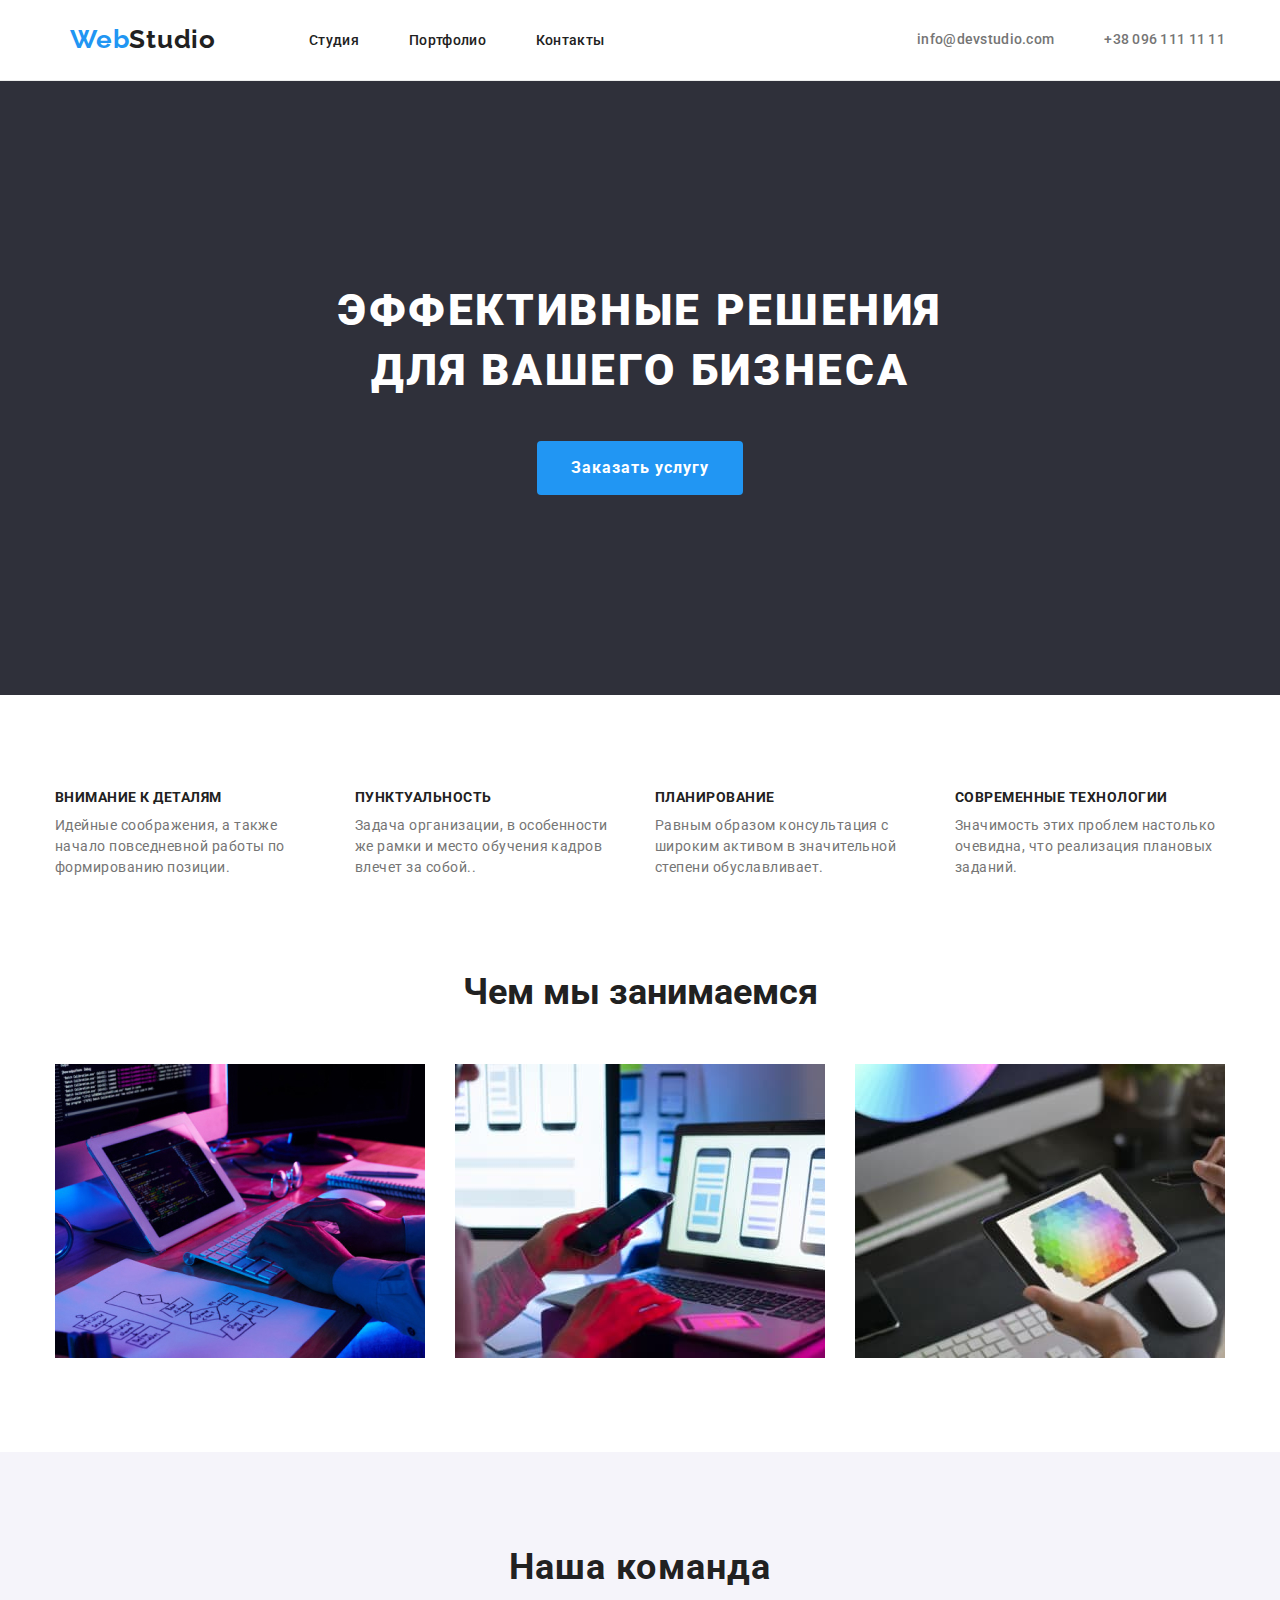
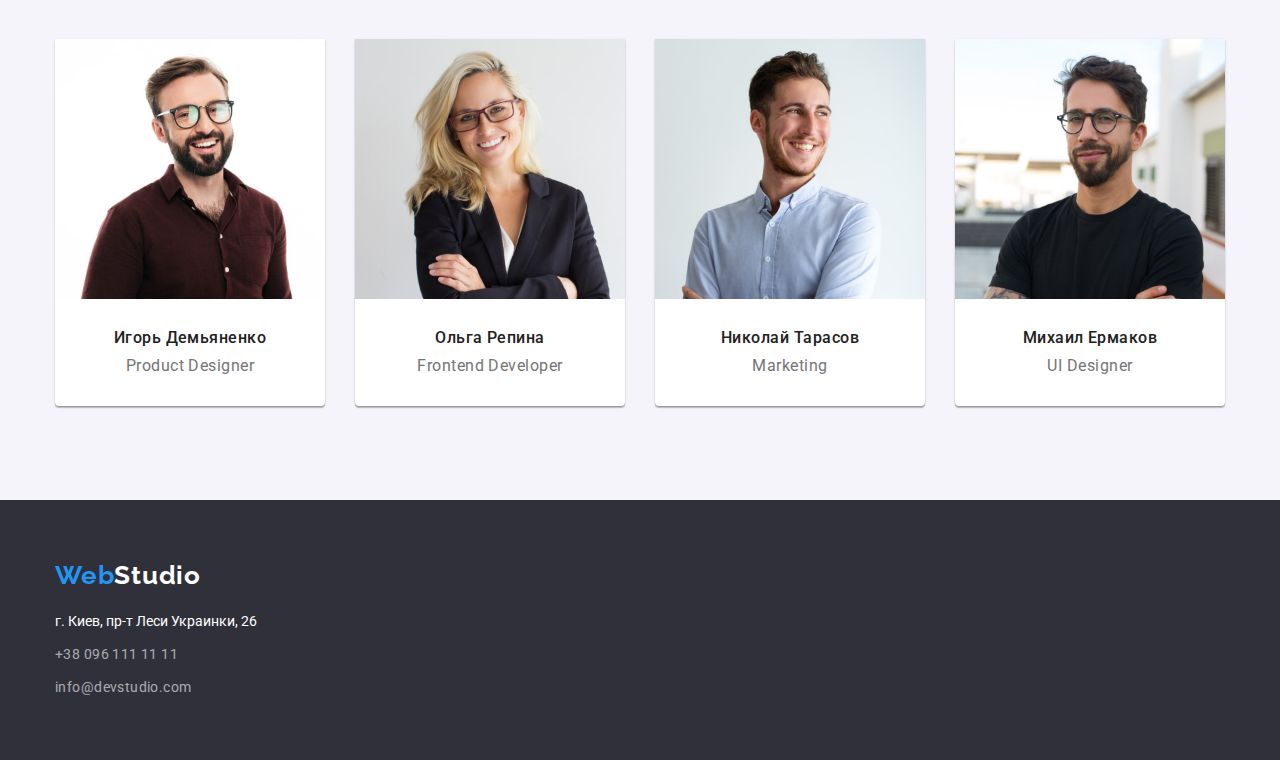
<file: index.html>
<!DOCTYPE html>
<html lang="ru">
  <head>
    <meta charset="UTF-8" />
    <meta http-equiv="X-UA-Compatible" content="IE=edge" />
    <meta name="viewport" content="width=device-width, initial-scale=1.0" />
    <title>goit-markup-hw-03</title>
    <link rel="preconnect" href="https://fonts.googleapis.com" />
    <link rel="preconnect" href="https://fonts.gstatic.com" crossorigin />
    <link
      href="https://fonts.googleapis.com/css2?family=Raleway:wght@700&family=Roboto:wght@400;500;700;900&display=swap"
      rel="stylesheet"
    />
    <link rel="stylesheet" href="https://cdnjs.cloudflare.com/ajax/libs/modern-normalize/1.1.0/modern-normalize.css" integrity="sha512-Y0MM+V6ymRKN2zStTqzQ227DWhhp4Mzdo6gnlRnuaNCbc+YN/ZH0sBCLTM4M0oSy9c9VKiCvd4Jk44aCLrNS5Q==" crossorigin="anonymous" referrerpolicy="no-referrer" />

    <link rel="stylesheet" href="styles/styles.css"/>
  </head>
  <body>
    <header class="header">
      <div class="container">
        <div class="container-nav-contacts">
      <a class="logo" href="/"> <span class="accent-logo"> Web</span>Studio </a>
        <nav>
        <ul class="nav list">
          <li class="nav-list"><a href="index.html">Cтудия</a></li>
          <li class="nav-list"><a href="portfolio.html">Портфолио</a></li>
          <li class="nav-list"><a href="">Контакты</a></li>
        </ul>
      </nav>
      <div class="contacts">
        <a class="email" href="info@devstudio.com">info@devstudio.com</a>
        <a class="phone-number" href="tel:+380961111111">+38 096 111 11 11</a>
      </div>
    </div>
    </div>
    </header>

    <main>
      <section class="hero">
        <div class="container">
        <h1 class="hero-heading">
          Эффективные решения<br />
          для вашего бизнеса
        </h1>
        <button class="hero-button" type="button"><a href=""></a>Заказать услугу</button>
       
      </section>

      <section class="advantages section">
        <div class="container">
          <ul class="advantages-list">
            <li>
              <h3 class="advantage-heading">Внимание к деталям</h3>
              <p class="advantage-paragraph">
                Идейные соображения, а также
                начало повседневной работы по
                формированию позиции.
              </p>
            </li>

            <li>
              <h3 class="advantage-heading">Пунктуальность</h3>
              <p class="advantage-paragraph">
                Задача организации, в 
                особенности же рамки и место обучения
                кадров влечет за собой..
              </p>
            </li>

            <li>
              <h3 class="advantage-heading">Планирование</h3>
              <p class="advantage-paragraph">
                Равным образом консультация с
                широким активом в значительной 
                степени обуславливает.
              </p>
            </li>

            <li>
              <h3 class="advantage-heading">Современные технологии</h3>
              <p class="advantage-paragraph">
                Значимость этих проблем настолько 
                очевидна, что реализация плановых
                заданий.
              </p>
            </li>
          </ul>
        </div>
      </section>

      <section class="examples-section">
        <div class="container">
          <h2 class="offers">Чем мы занимаемся</h2>
          <ul class="offers-container">
            <li>
              <img
                src="images/first-image.jpg"
                width="370"
                alt="Человек печатает на клавиатуре"
              />
            </li>
            <li>
              <img
                src="images/second-image.jpg"
                width="370"
                alt="Человек смотрит в телефон"
              />
            </li>
            <li>
              <img
                src="images/third-image.jpg"
                width="370"
                alt="Человек рисует на планшете"
              />
            </li>
          </ul>
        </div>
      </section>

      <section class="team section">
        <div class="container">
          <h2 class="team-heading">Наша команда</h2>
          <ul class="team-list">
            <li>
              <img class="team-mate-image"
                src="images/igor-img.jpg"
                alt="Мужчина в очках"
                width="270"
              />
              <div class="team-container">
              <h3 class="team-mate">Игорь Демьяненко</h3>
              <p class="team-position">Product Designer</p>
                </div>
            </li>

            <li>
              <img class="team-mate-image"
                src="images/olga-img.jpg"
                width="270"
                alt="Девушка в очках и костюме"
              />
              <div class="team-container">
              <h3 class="team-mate">Ольга Репина</h3>
              <p class="team-position">Frontend Developer</p>
            </li>

            <li>
              <img class="team-mate-image"
                src="images/nikolay-img.jpg"
                alt="Улыбающийся мужчина"
                width="270"
              />
              <div class="team-container">
              <h3 class="team-mate">Николай Тарасов</h3>
              <p class="team-position">Marketing</p>
              </div>
            </li>
            
            <li>
              <img class="team-mate-image"
                src="images/mikhail-img.jpg"
                alt="Мужчина в очках"
                width="270"
              />
              <div class="team-container">
              <h3 class="team-mate">Михаил Ермаков</h3>
              <p class="team-position">UI Designer</p>
              </div>
            </li>
          </ul>
        </div>
      </section>
    </main>
    <footer class="bottom">
      <div class="container">
        <a class="logo-footer" href="">
          <span class="accent-logo">Web</span>Studio</a
        >
        <address class="address-list">г. Киев, пр-т Леси Украинки, 26</address>
        <div class="contacts-footer">    
          <a class="phone" href="tel:+380961111111">+38 096 111 11 11</a>
          <a class="email-footer" href="info@devstudio.com">info@devstudio.com</a>
        </div>
      </div>
    </footer>
  </body>
</html>
</file>
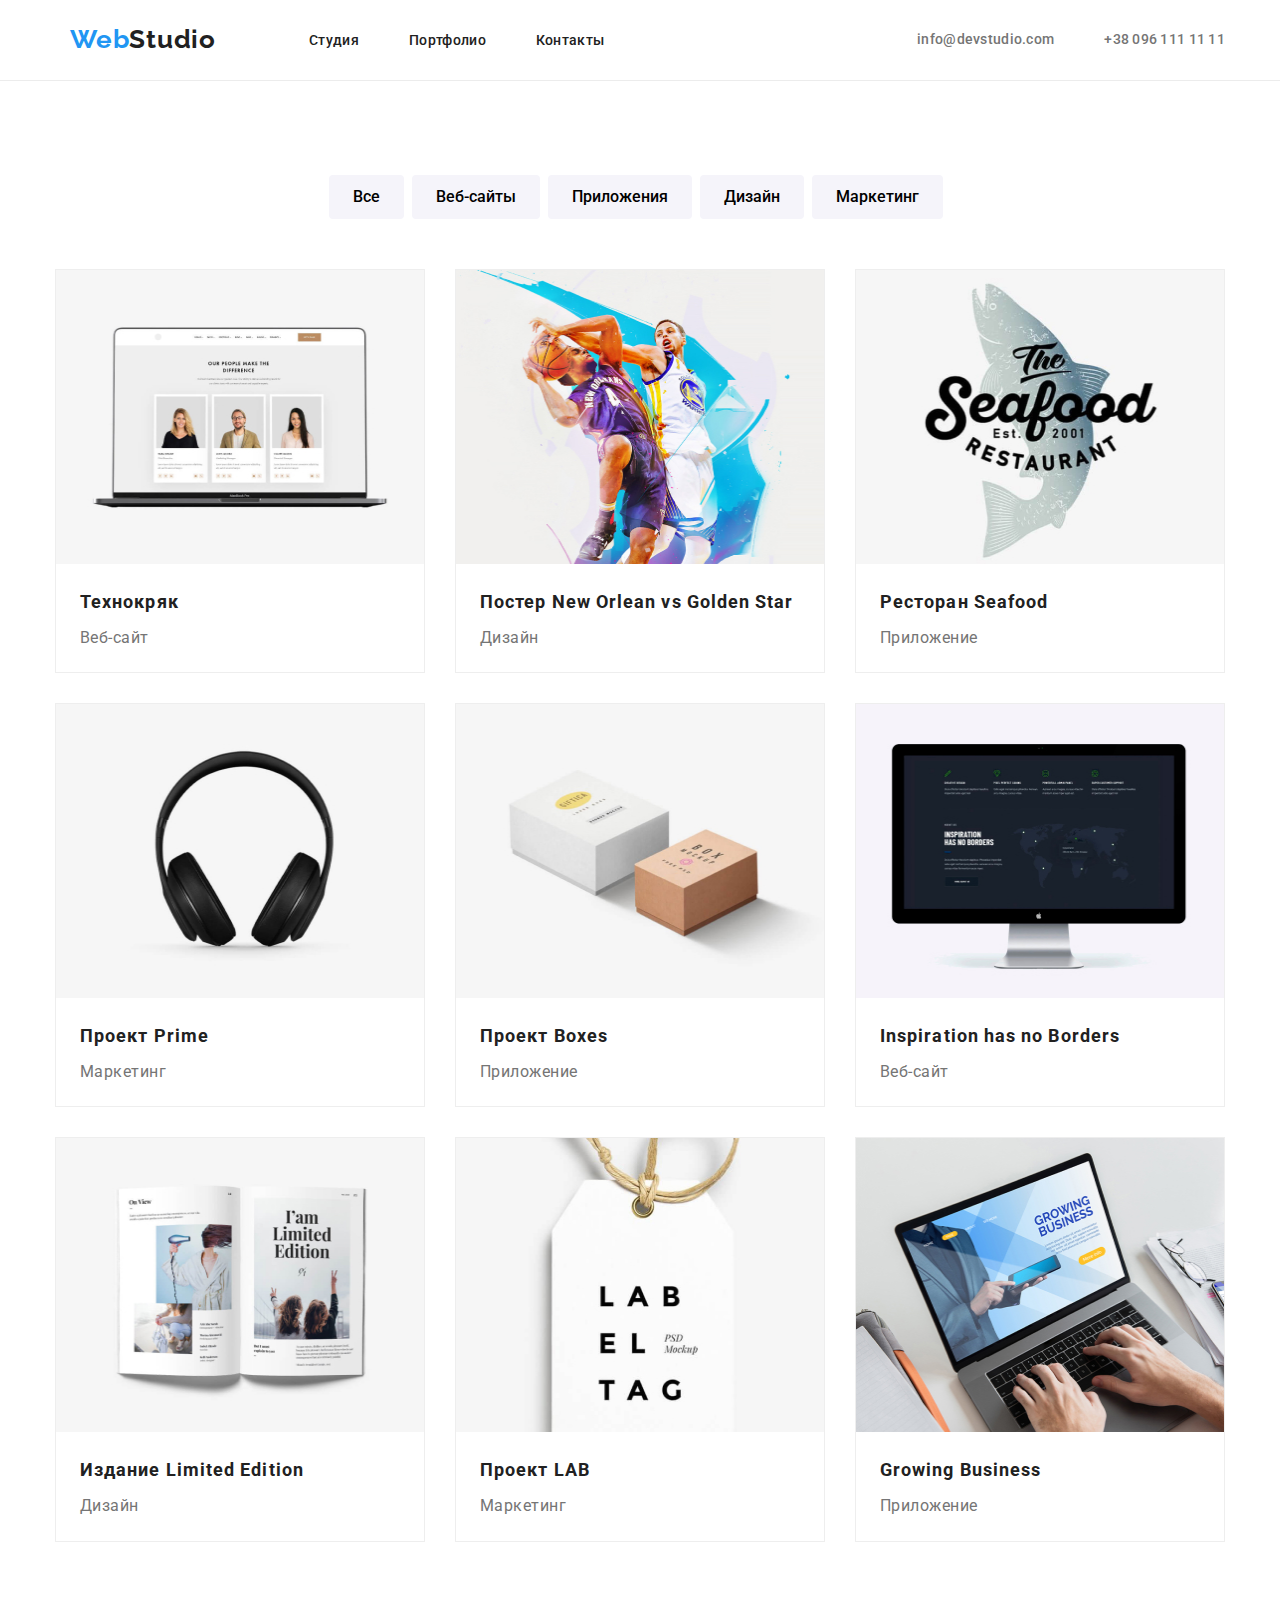
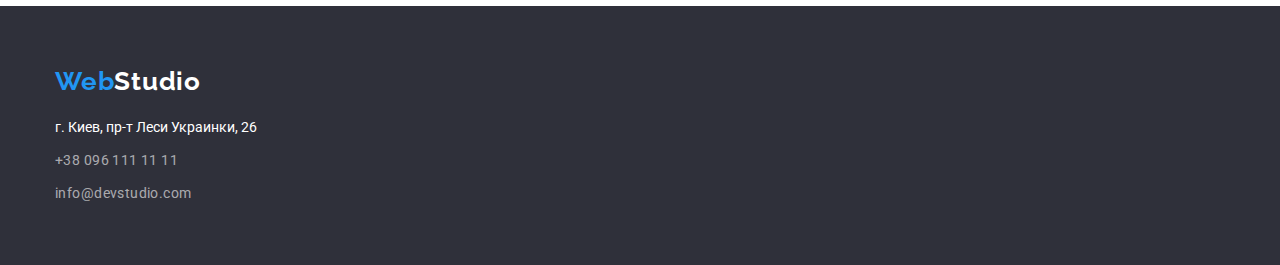
<file: portfolio.html>
<!DOCTYPE html>
<html lang="ru">
  <head>
    <meta charset="UTF-8" />
    <meta http-equiv="X-UA-Compatible" content="IE=edge" />
    <meta name="viewport" content="width=device-width, initial-scale=1.0" />
    <title>goit-markup-hw-03</title>
    <link rel="preconnect" href="https://fonts.googleapis.com" />
    <link rel="preconnect" href="https://fonts.gstatic.com" crossorigin />
    <link
      href="https://fonts.googleapis.com/css2?family=Raleway:wght@700&family=Roboto:wght@400;500;700;900&display=swap"
      rel="stylesheet"
    />
    <link rel="stylesheet" href="https://cdnjs.cloudflare.com/ajax/libs/modern-normalize/1.1.0/modern-normalize.css" integrity="sha512-Y0MM+V6ymRKN2zStTqzQ227DWhhp4Mzdo6gnlRnuaNCbc+YN/ZH0sBCLTM4M0oSy9c9VKiCvd4Jk44aCLrNS5Q==" crossorigin="anonymous" referrerpolicy="no-referrer" />

    <link rel="stylesheet" href="styles/styles.css"/>
  </head>
  <body>
    <header class="header">
      <div class="container">
        <div class="container-nav-contacts">
          <a class="logo" href="/">
            <span class="accent-logo"> Web</span>Studio
          </a>
          <nav>
            <ul class="nav list">
              <li class="nav-list"><a href="index.html">Cтудия</a></li>
              <li class="nav-list"><a href="portfolio.html">Портфолио</a></li>
              <li class="nav-list"><a href="">Контакты</a></li>
            </ul>
          </nav>

          <div class="contacts">
            <a class="email" href="info@devstudio.com">info@devstudio.com</a>
            <a class="phone-number" href="tel:+380961111111"
              >+38 096 111 11 11</a
            >
          </div>
        </div>
      </div>
    </header>
    <main>

      <section class="section">
        <div class="container">
        <ul class="buttons list">
          <li>
            <button class="nav-button" type="button">Все</button>
          </li>
          <li>
            <button class="nav-button" type="button">Веб-сайты</button>
          </li>
          <li>
            <button class="nav-button" type="button">Приложения</button>
          </li>
          <li>
            <button class="nav-button" type="button">Дизайн</button>
          </li>
          <li>
            <button class="nav-button" type="button">Маркетинг</button>
          </li>
        </div>
        </ul>

          <div class="container">
        <ul class="cards list">

          <li>
            <a class="card-link" href="">
              <img
                src="portfolio-images/pic-1.jpg"
                alt="Скриншот сайта на ноутбуке"
                width="370"
                height="294"
              />
              <div class="card-container">
              <h2 class="card-heading">Технокряк</h2>
              <p class="card-paragraph">Веб-сайт</p>
              </div>
            </a>
          </li>

          <li>
            <a class="card-link" href="">
              <img
                src="portfolio-images/pic-2.jpg"
                alt="Обложка с изображением баскетболистов"
                width="370"
                height="294"
              />
              <div class="card-container">
              <h2 class="card-heading">Постер New Orlean vs Golden Star</h2>
              <p class="card-paragraph">Дизайн</p>
              </div>
            </a>
          </li>

          <li>
            <a class="card-link" href="">
              <img
                src="portfolio-images/pic-3.jpg"
                alt="Эмблема рыбного ресторана"
                width="370"
                height="294"
              />
              <div class="card-container">
              <h2 class="card-heading">Ресторан Seafood</h2>
              <p class="card-paragraph">Приложение</p>
              </div>
            </a>
          </li>

          <li>
            <a class="card-link" href="">
              <img
                src="portfolio-images/pic-4.jpg"
                alt="Чёрные наушники"
                width="370"
                height="294"
              />
              <div class="card-container">
              <h2 class="card-heading">Проект Prime</h2>
              <p class="card-paragraph">Маркетинг</p>
              </div>
            </a>
          </li>

          <li>
            <a class="card-link" href="">
              <img
                src="portfolio-images/pic-5.jpg"
                alt="Изображение двух коробок"
                width="370"
                height="294"
              />
              <div class="card-container">
              <h2 class="card-heading">Проект Boxes</h2>
              <p class="card-paragraph">Приложение</p>
              </div>
            </a>
          </li>

          <li>
            <a class="card-link" href="">
              <img
                src="portfolio-images/pic-6.jpg"
                alt="Скриншот сайта на экране"
                width="370"
                height="294"
              />
              <div class="card-container">
              <h2 class="card-heading">Inspiration has no Borders</h2>
              <p class="card-paragraph">Веб-сайт</p>
              </div>
            </a>
          </li>

          <li>
            <a class="card-link" href="">
              <img
                src="portfolio-images/pic-7.jpg"
                alt="Фотография журнала"
                width="370"
                height="294"
              />
              <div class="card-container">
              <h2 class="card-heading">Издание Limited Edition</h2>
              <p class="card-paragraph">Дизайн</p>
              </div>
            </a>
          </li>

          <li>
            <a class="card-link" href="">
              <img
                src="portfolio-images/pic-8.jpg"
                alt="Бирка на белом фоне"
                width="370"
                height="294"
              />
              <div class="card-container">
              <h2 class="card-heading">Проект LAB</h2>
              <p class="card-paragraph">Маркетинг</p>
              </div>
            </a>
          </li>
          
          <li>
            <a class="card-link" href="">
              <img
                src="portfolio-images/pic-9.jpg"
                alt="Человек печатает на ноутбуке"
                width="370"
                height="294"
              />
              <div class="card-container">
              <h2 class="card-heading">Growing Business</h2>
              <p class="card-paragraph">Приложение</p>
              </div>
            </a>
          </li>
        </ul>
        </div>
      </section>
    </main>
    <footer class="bottom">
      <div class="container">
        <a class="logo-footer" href="">
          <span class="accent-logo">Web</span>Studio</a
        >
        <address class="address-list">г. Киев, пр-т Леси Украинки, 26</address>
        <div class="contacts-footer">    
          <a class="phone" href="tel:+380961111111">+38 096 111 11 11</a>
          <a class="email-footer" href="info@devstudio.com">info@devstudio.com</a>
        </div>
      </div>
    </footer>
  </body>
</html>
</file>
<file: styles/styles.css>
/* bg-color:  rgba(255, 255, 255, 1) */
/* main-text-color: rgba(33, 33, 33, 1) */
/* secondary-text-color: rgba(117, 117, 117, 1) */
/* bg-button-color: rgba(245, 244, 250, 1) */
/* bg-buttons-color-hover: rgba(33, 150, 243, 1) */
/* text-buttons-color-hover: rgba(255, 255, 255, 1) */
/* footer-color: rgba(47, 48, 58, 1) */
/* bg-hero-color: rgba(47, 48, 58, 1) */
/* font-size-logo: 26px */
/* contact-footer-color: rgba(255, 255, 255, 0.6); */

/* Загальні налаштування */

:root {
  --main-text-color: rgba(33, 33, 33, 1);
  --bg-color: rgba(255, 255, 255, 1);
  --secondary-text-color: rgba(117, 117, 117, 1);
  --bg-buttons-color-hover: rgba(33, 150, 243, 1);
  --text-buttons-color-hover: rgba(255, 255, 255, 1);
  --footer-color: rgba(47, 48, 58, 1);
  --footer-text-color: rgba(255, 255, 255, 1);
  --bg-hero-color: rgba(47, 48, 58, 1);
  --bg-button-color: rgba(245, 244, 250, 1);
  --font-size-logo: font-size: 26px;
  --contact-footer-color: rgba(255, 255, 255, 0.6);
}
body {
  color: var(--main-text-color);
  background-color: var(--bg-color);
  font-family: Roboto, sans-serif;
}
h1, 
h2, 
h3, 
h4, 
h5, 
h6, 
p, 
ul {
  margin-left: 0;
  margin-top: 0;
  margin-bottom: 0;
}
img {
  display: block;
  max-width: 100%;
}
.list {
  list-style: none;
  text-decoration: none;
  padding: 0;
  margin: 0;
}
.section {
  padding-top: 94px;
}
.section:last-child {
  padding-bottom: 94px;
}
.container {
  margin-left: auto;
  margin-right: auto;
  width: 1200px;
  padding-left: 15px;
  padding-right: 15px;
  /* outline: 2px solid blueviolet; */
}

/* Налаштування логотипа */
.logo {
  display: flex;
  align-items: center;
  margin-right: 93px;
  padding-top: 24px;
  padding-bottom: 25px;
  padding-left: 15px;
  color: var(--main-text-color);
  font-size: 26px;
  text-decoration: none;
  font-family: Raleway, sans-serif;
  font-weight: 700;
  letter-spacing: 0.03em;
  line-height: 1.17;
}
.accent-logo {
  color: var(--bg-buttons-color-hover);
  text-decoration: none;
}

.logo-footer{
  font-size: 26px;
  color: var(--bg-color);
  text-decoration: none;
  font-family: Raleway, sans-serif;
  font-weight: 700;
  letter-spacing: 0.03em;
  line-height: 1.17;
}

/* Налаштування хедера */
.header {
  border-bottom: 1px solid #ECECEC;
}

.nav {
  display: flex;
}
.nav .nav-list {
/* outline: 1px solid tomato; */
margin-right: 50px;
align-items: center;
letter-spacing: 0.02em;
}
.nav .nav-list:last-child {
  margin-right: auto;
}
.nav-list > a {
  font-size: 14px;
  line-height: 1.17;
  display: block;
  align-items: center;
  padding-top: 32px;
  padding-bottom: 32px;
  margin-right: 0;
  text-decoration: none;
  font-weight: 500;
  color: var(--main-text-color);
}
.nav-list > a:hover,
.nav-list > a:focus {
  color: var(--bg-buttons-color-hover);
  text-decoration: none;
}
.contacts > a:focus,
.contacts > a:hover {
  color: var(--bg-buttons-color-hover);
  text-decoration: none;
} 
.contacts {
  display: flex;
  margin-left: auto;
  align-items: center;
}
.container-nav-contacts {
  display: flex;
  align-items: center;
}
.contacts > a {
  /* outline: 2px solid gold; */
  color: var(--secondary-text-color);
  font-size: 14px;
  text-decoration: none;
  font-weight: 500;
  letter-spacing: 0.02em;
  line-height: 1.14;
  letter-spacing: 0.02em;
}

/* Для секції hero */

.hero {
  display: flex;
  text-align: center;
  background-color: var(--bg-hero-color);
}
.hero-heading {
  margin-top: 200px ;
  margin-bottom: 30px;
  color: var(--bg-color);
  font-size: 44px;
  text-align: center;
  line-height: 1.36;
  text-transform: uppercase;
  font-weight: 900;
  margin-bottom: 40px;
  letter-spacing: 0.06em;
}
.hero-button  {
  margin-bottom: 200px;
  padding: 10px 32px 10px 32px;
  border-radius: 4px;
  border-color: transparent;
  background-color: var(--bg-buttons-color-hover);
  color: var(--bg-color);
  font-weight: 700;
  font-size: 16px;
  font-family: inherit;
  cursor: pointer;
  line-height: 1.87;
  max-width: 400px;
  max-height: 100px;
  min-width: 200px;
  min-height: 50px;
  letter-spacing: 0.06em;
}
.offers {
  color: var(--main-text-color);
  font-size: 36px;
  line-height: 1.16;
  text-align: center;
  letter-spacing: 0.03em
}
.contacts-footer > a {
  color: var(--contact-footer-color);
  font-size: 14px;
  text-decoration: none;
  font-weight: 400;
  letter-spacing: 0.03em;
  line-height: 1.7;
}
.phone {
  display: block;
  margin-bottom: 9px;
}
.email {
  display: block;
  margin-right: 50px;
}
.contacts-footer > a:focus,
.contacts-footer > a:hover {
  color: var(--bg-buttons-color-hover);
  text-decoration: none;
}

/* Advantages налаштування */
.advantages-list h3 {
  margin-bottom: 10px;
}
.advantages-list li {
  margin-right: 30px;
  width: 270px;
  list-style: none;
  letter-spacing: 0.03em;
}
.advantages-list li:last-child {
  margin-right: 0;
}
.advantages-list {
  padding: 0;
  display: flex;
  justify-content: space-around;
}
.advantage-heading {
  color: var(--main-text-color);
  font-size: 14px;
  font-weight: 700;
  line-height: 1.17;
  text-transform: uppercase;
}
.advantage-paragraph {
  color: var(--secondary-text-color);
  font-size: 14px;
  font-weight: 400;
  line-height: 1.5;
}
/* Приклади робіт */
.offers {
  margin-bottom: 50px;
  letter-spacing: 0px;
}
.offers-container li {
margin-right: 30px;
list-style: none;
}
.offers-container {
  padding-left: 0;
  display: flex;
  justify-content: space-between;
}
.offers-container li:last-child {
margin-right: 0px;
}
.examples-section {
  padding-top: 94px;
  padding-bottom: 94px;
}
.examples li {
  justify-content: space-between;
  list-style: none;
}

/* Команда ВебСтудії */
.team.section {
  background-color: var(--bg-button-color);
}
.team-container {
  padding-top: 30px;
  padding-bottom: 30px;
}

.team-list li {
  background-color: var(--bg-color);
  box-shadow: 0px 1px 3px rgba(0, 0, 0, 0.12), 0px 1px 1px rgba(0, 0, 0, 0.14), 0px 2px 1px rgba(0, 0, 0, 0.2);
  border-radius: 0px 0px 4px 4px;

}
.team-list {
  text-align: center;
  padding-left: 0;
  display: flex;
  justify-content: space-between;
  list-style: none;
}
.team-heading {
  margin-bottom: 50px;
  text-align: center;
  font-size: 36px;
  font-weight: 700;
  line-height: 1.18;
  letter-spacing: 0.03em;
}
.team-mate {
  font-size: 16px;
  font-weight: 500;
  color: var(--main-text-color);
  line-height: 1.18;
  letter-spacing: 0.03em;
  margin-bottom: 10px;
}
.team-position {
  font-size: 16px;
  font-weight: 400;
  color: var(--secondary-text-color);
  letter-spacing: 0.03em;
}

/* Сторінка Портфоліо */

/* Навігаційні кнопки карток */
.buttons.list {
  display: flex;
  justify-content: center;
  margin-bottom: 50px;
  letter-spacing: 0.03em;
}

.nav-button:focus,
.nav-button:hover {
  background-color: var(--bg-buttons-color-hover);
  color: var(--text-buttons-color-hover);
  border-color: var(--bg-buttons-color-hover);
  text-decoration: none;
}
.nav-button {
  display: inline-block;
  padding: 6px 22px 6px 22px;
  margin-right: 8px;
  border-radius: 4px;
  text-align: center;
  border-color: transparent;
  font-size: 16px;
  cursor: pointer;
  text-decoration: none;
  background-color: var(--bg-button-color);
  font-weight: 500;
  font-family: inherit;
  line-height: 1.7;
}

/* Картки вкладки портфоліо */
.card-link {
  text-decoration: none;
}
.cards.list  {
  display: flex;
  flex-wrap: wrap;
  /* outline: 1px solid red; */
  margin-right: -30px;
  margin-bottom: -30px;
}

.card-container {
  padding-top: 20px;
  padding-right: 24px;
  padding-bottom: 20px;
  padding-left: 24px;
}

.cards.list > li {
  margin-right: 30px;
  margin-bottom: 30px;
  /* outline: 1px solid red; */
  flex-basis: calc(100% / 3 - 30px);
  border: 1px solid #EEEEEE;
}

.cards.list > li:nth-child(3n) {
  margin-right: 0;
}
.cards.list > li:nth-last-child(-n+3){
  margin-bottom: 0;
}

.card-heading:hover,
.card-heading:focus {
  color: var(--bg-buttons-color-hover);
  text-decoration: none;
}

.card-heading {
  color: var(--main-text-color);
  font-size: 18px;
  text-decoration: none;
  font-weight: 700;
  line-height: 2;
  margin-bottom: 4px;
  letter-spacing: 0.06em;
}

.card-paragraph:hover,
.card-paragraph:focus {
  color: var(--bg-buttons-color-hover);
  text-decoration: none;
}

.card-paragraph {
  color: var(--secondary-text-color);
  font-size: 16px;
  text-decoration: none;
  font-weight: 400;
  line-height: 1.77;
  letter-spacing: 0.03em;
}

/* Налаштування футера */
.bottom {
  background-color: var(--footer-color);
  text-decoration: none;
  padding-top: 60px;
  padding-bottom: 60px;
}
.address-list {
  margin-bottom: 9px;
  color: var(--footer-text-color);
  font-size: 14px;
  text-decoration: none;
  font-weight: 400;
  line-height: 1.71;
  font-style: normal;
}
.logo-footer {
  display: block;
  margin-bottom: 20px;
  letter-spacing: 0.03em;
}
</file>
